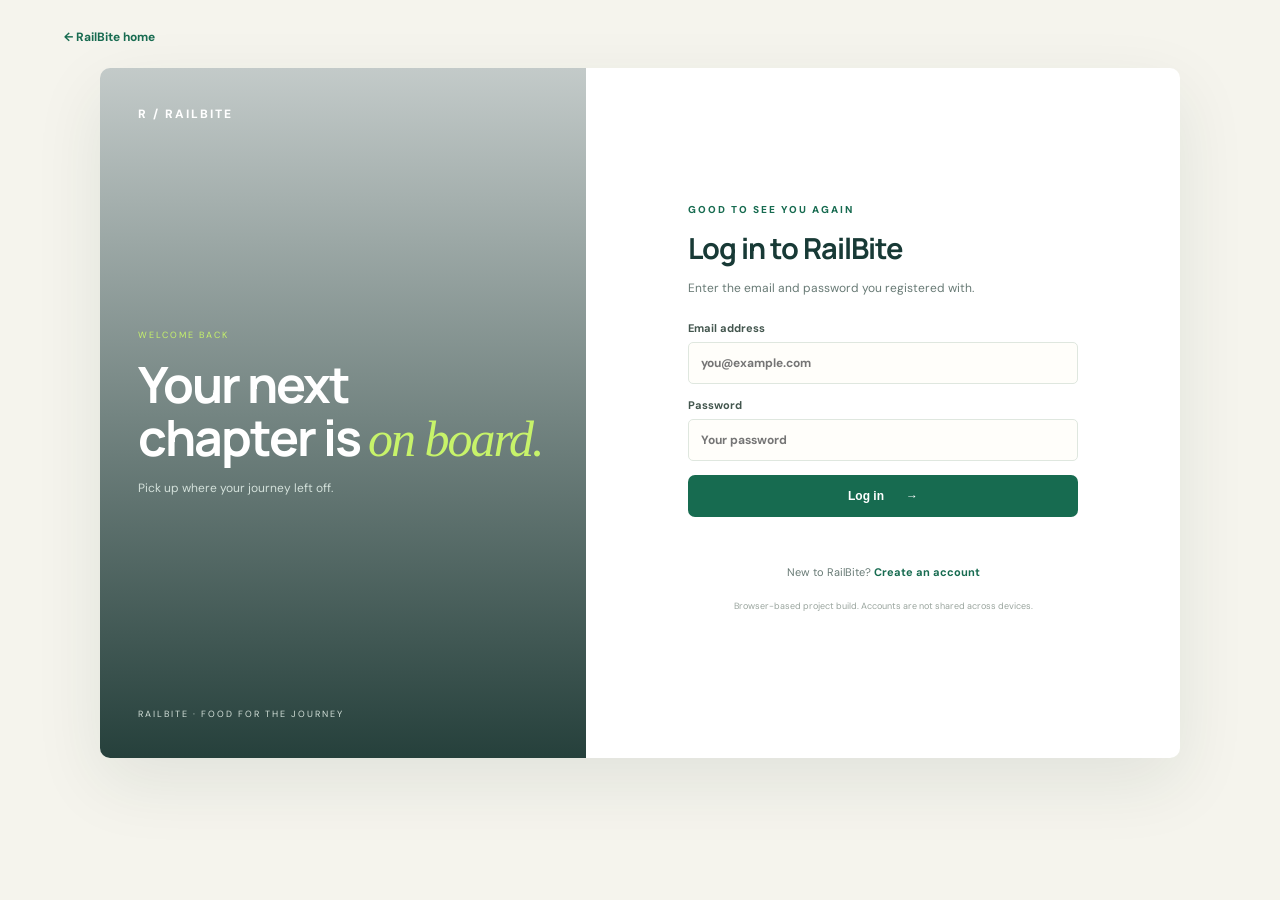
<file: pages/expert.html>
<!doctype html><html lang="en"><head><meta charset="utf-8"><meta name="viewport" content="width=device-width,initial-scale=1"><title>Quality expert workspace | RailBite</title><link rel="stylesheet" href="../css/style.css"></head><body class="workspace-body"><div id="app"></div><script src="../js/store.js"></script><script src="../js/workspace.js"></script></body></html>
</file>
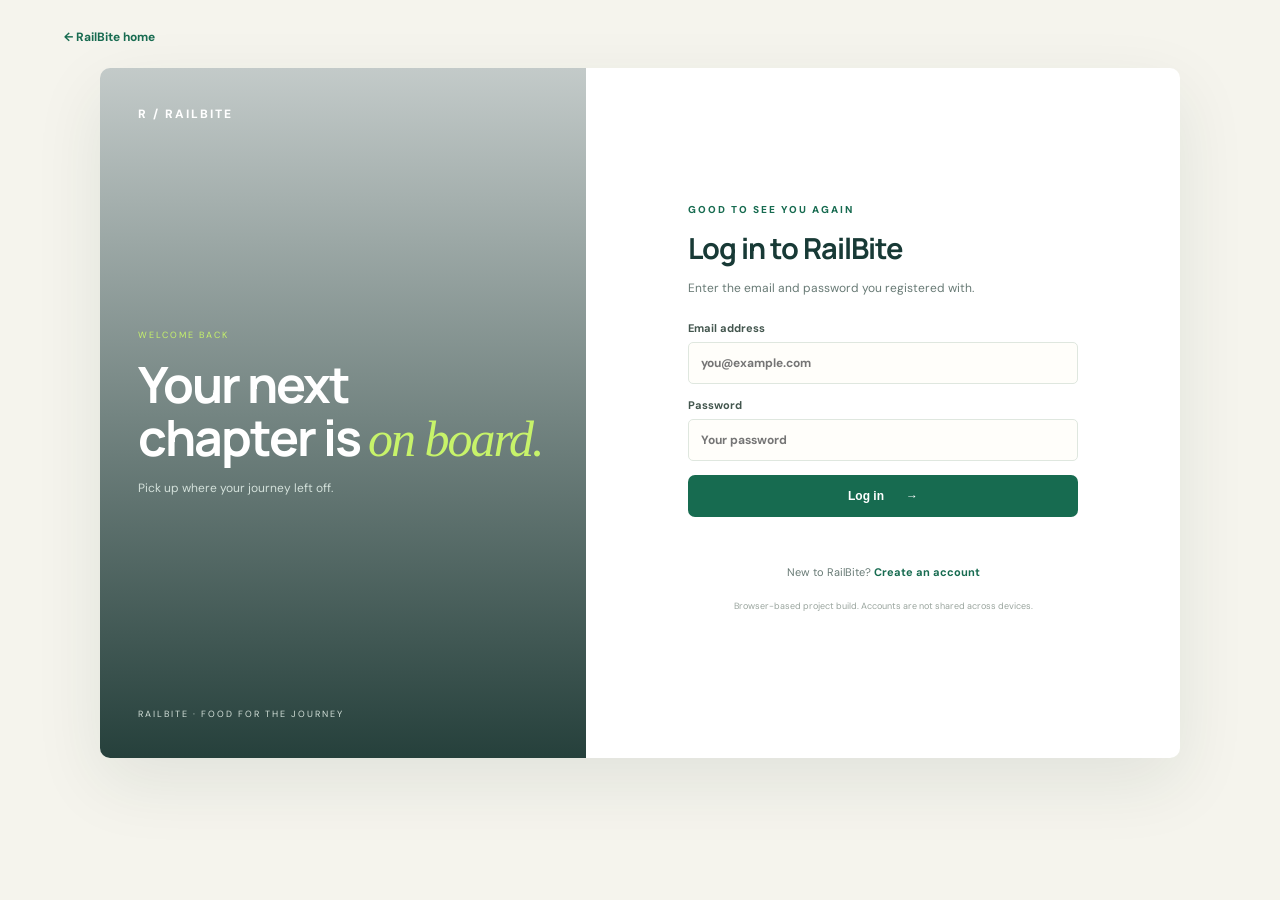
<file: pages/insights.html>
<!doctype html><html lang="en"><head><meta charset="utf-8"><meta name="viewport" content="width=device-width,initial-scale=1"><title>Hygiene & reports | RailBite</title><link rel="stylesheet" href="../css/style.css"></head><body class="workspace-body"><div id="insightsRoot"></div><script src="../js/store.js"></script><script src="../js/insights.js"></script></body></html>
</file>
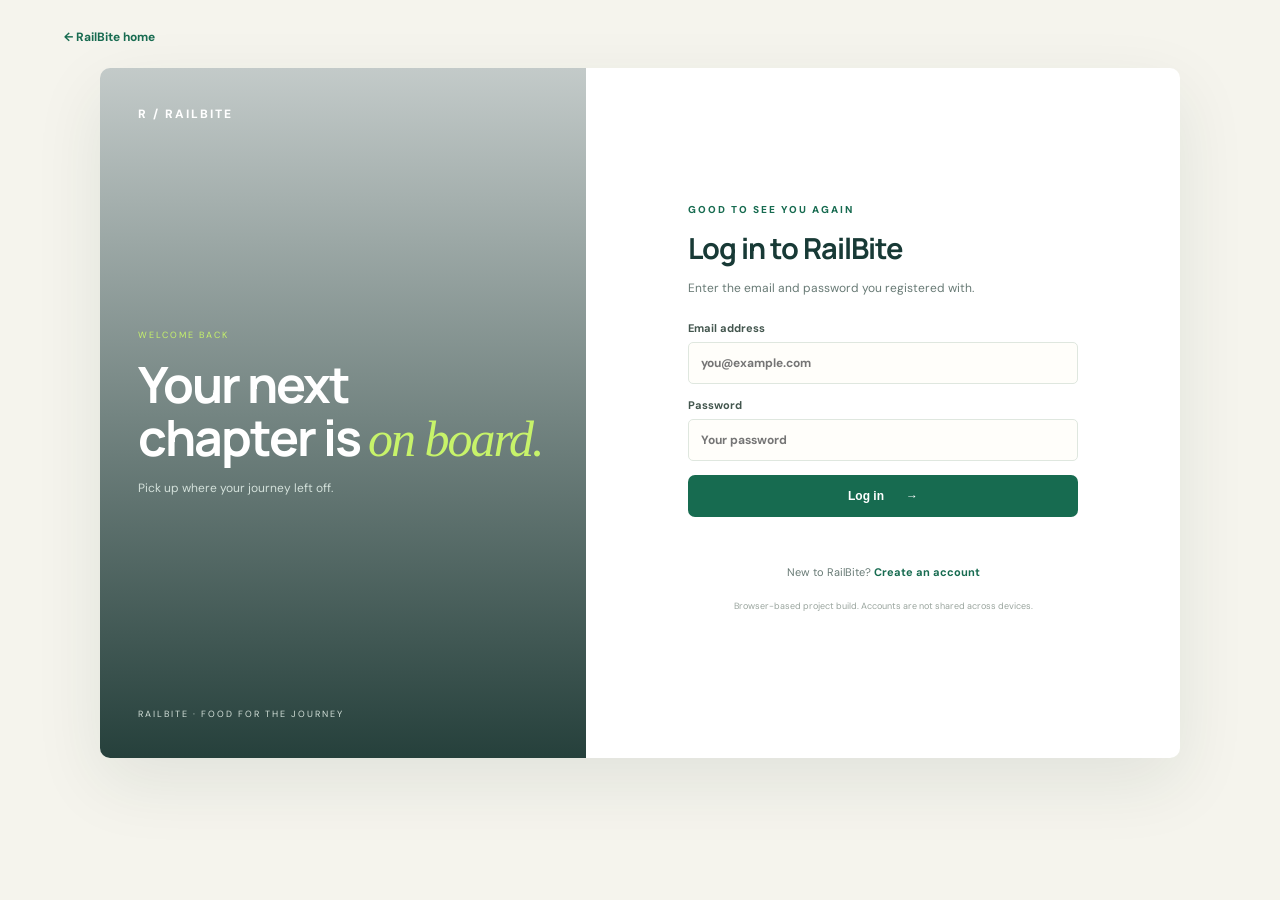
<file: pages/journey.html>
<!doctype html><html lang="en"><head><meta charset="utf-8"><meta name="viewport" content="width=device-width,initial-scale=1"><title>Journey finder | RailBite</title><link rel="stylesheet" href="../css/style.css"></head><body class="workspace-body"><div id="journeyRoot"></div><script src="../js/store.js"></script><script src="../js/journey.js"></script></body></html>
</file>
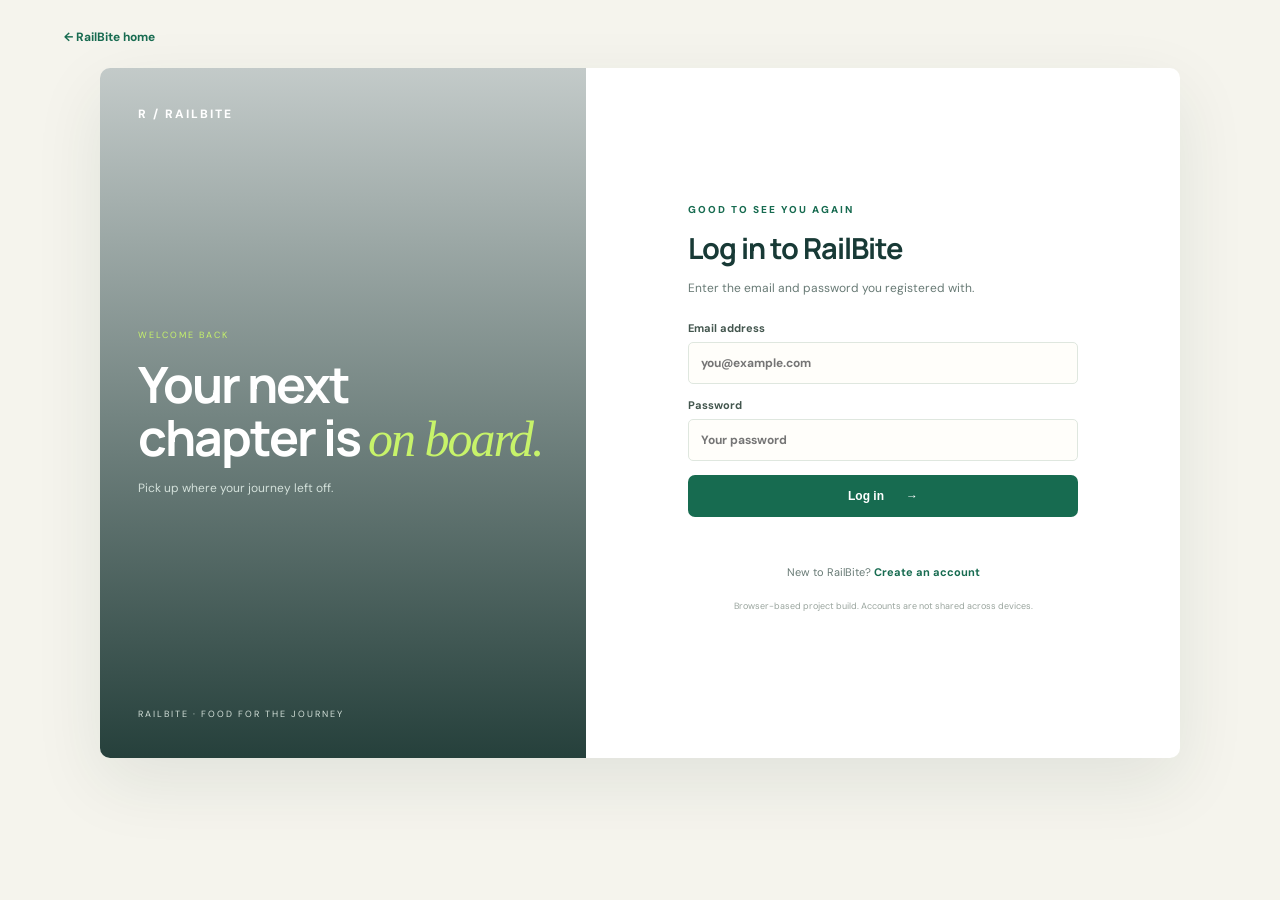
<file: pages/login.html>
<!doctype html><html lang="en"><head><meta charset="utf-8"><meta name="viewport" content="width=device-width,initial-scale=1"><title>Log in | RailBite</title><link rel="stylesheet" href="../css/style.css"></head><body class="auth-body"><a class="back-home" href="../index.html">← RailBite home</a><main class="auth-layout"><section class="auth-visual login-visual"><div class="auth-logo">R / RAILBITE</div><div class="auth-visual-copy"><span>WELCOME BACK</span><h1>Your next<br>chapter is <em>on board.</em></h1><p>Pick up where your journey left off.</p></div><div class="auth-bottom">RAILBITE · FOOD FOR THE JOURNEY</div></section><section class="auth-form-wrap"><div class="auth-form"><div class="kicker">GOOD TO SEE YOU AGAIN</div><h2>Log in to RailBite</h2><p class="subtext">Enter the email and password you registered with.</p><form id="loginForm"><label>Email address<input name="email" type="email" required placeholder="you@example.com"></label><label>Password<input name="password" type="password" required placeholder="Your password"></label><button class="button button-green full-button">Log in <span>→</span></button><p class="form-message" id="formMessage" aria-live="polite"></p></form><p class="auth-switch">New to RailBite? <a href="register.html">Create an account</a></p><p class="security-note">Browser-based project build. Accounts are not shared across devices.</p></div></section></main><script src="../js/store.js"></script><script src="../js/auth.js"></script></body></html>
</file>
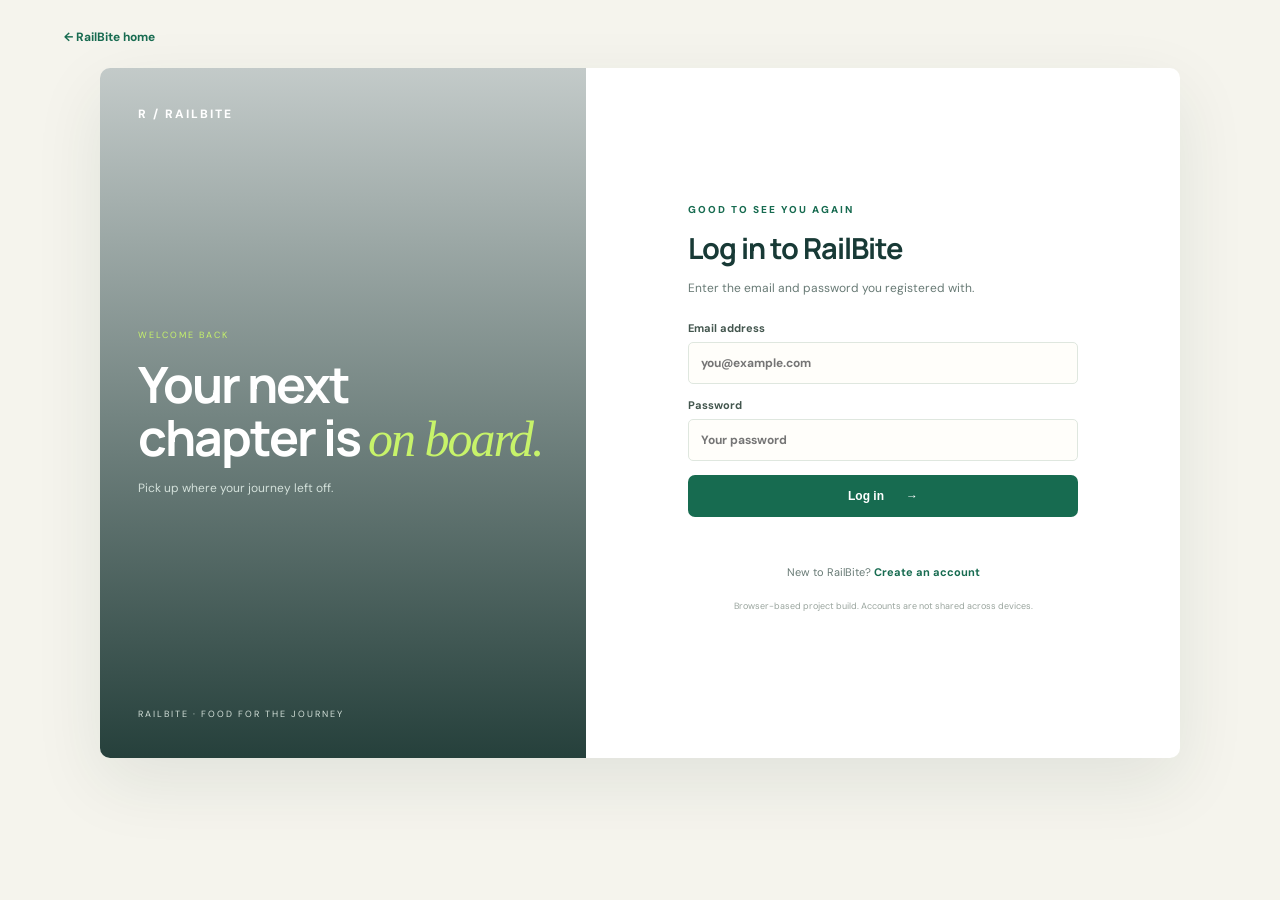
<file: pages/passenger.html>
<!doctype html><html lang="en"><head><meta charset="utf-8"><meta name="viewport" content="width=device-width,initial-scale=1"><title>Passenger workspace | RailBite</title><link rel="stylesheet" href="../css/style.css"></head><body class="workspace-body"><div id="app"></div><script src="../js/store.js"></script><script src="../js/workspace.js"></script></body></html>
</file>
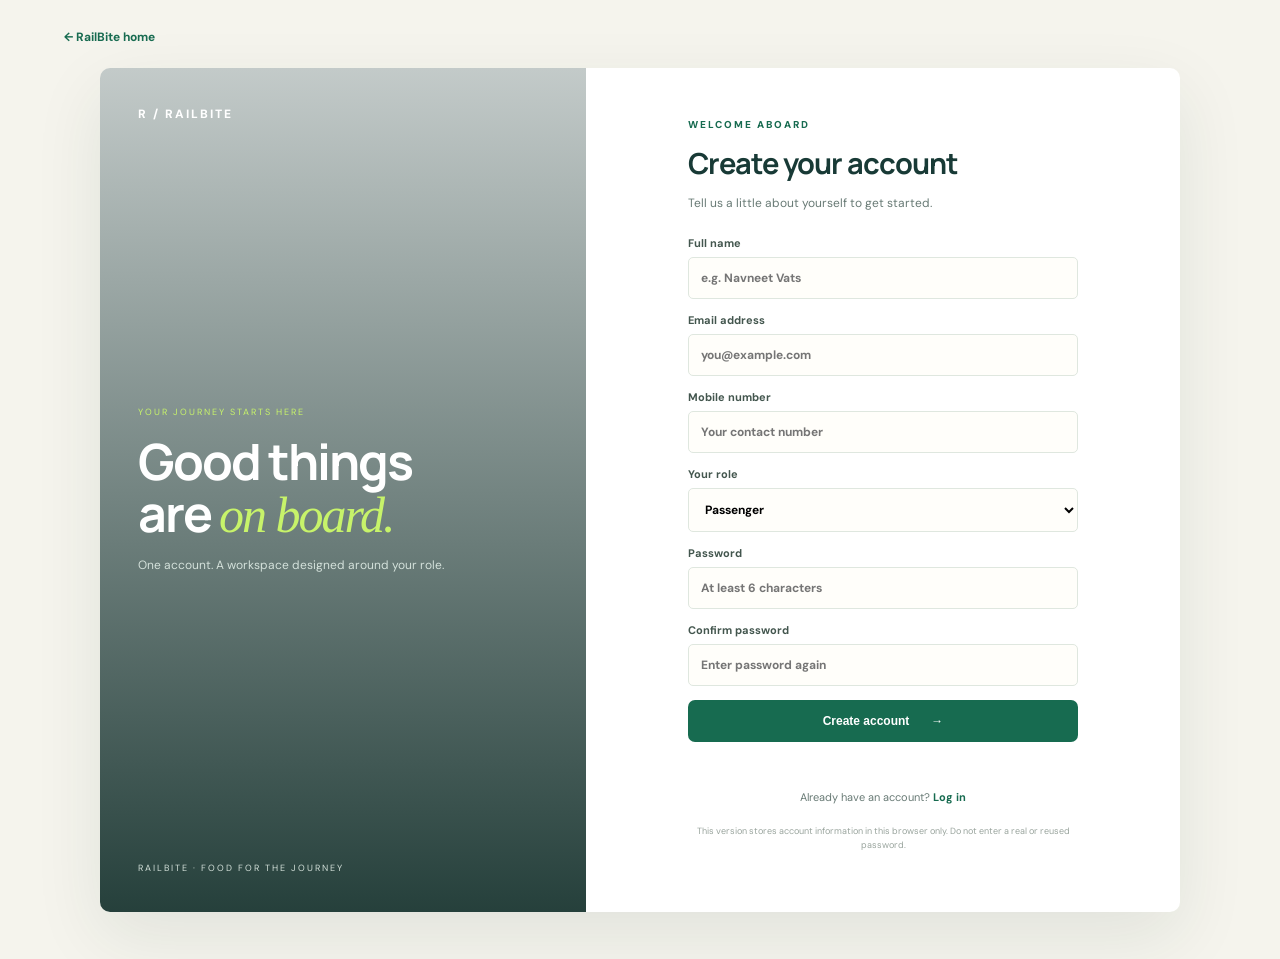
<file: pages/register.html>
<!doctype html><html lang="en"><head><meta charset="utf-8"><meta name="viewport" content="width=device-width,initial-scale=1"><title>Create account | RailBite</title><link rel="stylesheet" href="../css/style.css"></head><body class="auth-body"><a class="back-home" href="../index.html">← RailBite home</a><main class="auth-layout"><section class="auth-visual"><div class="auth-logo">R / RAILBITE</div><div class="auth-visual-copy"><span>YOUR JOURNEY STARTS HERE</span><h1>Good things<br>are <em>on board.</em></h1><p>One account. A workspace designed around your role.</p></div><div class="auth-bottom">RAILBITE · FOOD FOR THE JOURNEY</div></section><section class="auth-form-wrap"><div class="auth-form"><div class="kicker">WELCOME ABOARD</div><h2>Create your account</h2><p class="subtext">Tell us a little about yourself to get started.</p><form id="registerForm"><label>Full name<input name="name" required minlength="2" placeholder="e.g. Navneet Vats"></label><label>Email address<input name="email" type="email" required placeholder="you@example.com"></label><label>Mobile number<input name="phone" required pattern="[0-9+ -]{8,15}" placeholder="Your contact number"></label><label>Your role<select name="role" id="roleSelect"><option value="passenger">Passenger</option><option value="vendor">Food vendor</option><option value="expert">Quality expert</option></select></label><label>Password<input name="password" type="password" required minlength="6" placeholder="At least 6 characters"></label><label>Confirm password<input name="confirmPassword" type="password" required minlength="6" placeholder="Enter password again"></label><button class="button button-green full-button">Create account <span>→</span></button><p class="form-message" id="formMessage" aria-live="polite"></p></form><p class="auth-switch">Already have an account? <a href="login.html">Log in</a></p><p class="security-note">This version stores account information in this browser only. Do not enter a real or reused password.</p></div></section></main><script src="../js/store.js"></script><script src="../js/auth.js"></script></body></html>
</file>
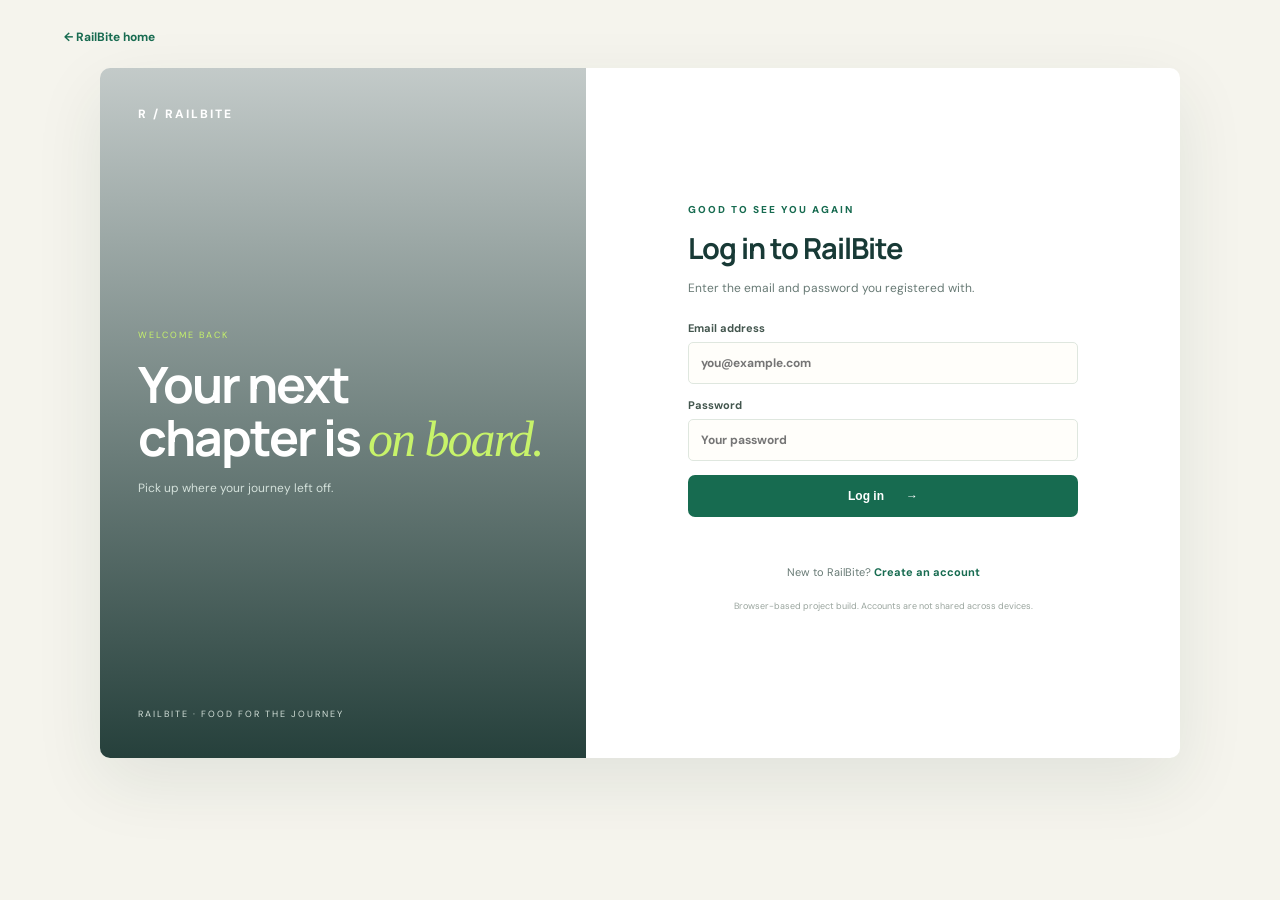
<file: pages/vendor.html>
<!doctype html><html lang="en"><head><meta charset="utf-8"><meta name="viewport" content="width=device-width,initial-scale=1"><title>Vendor workspace | RailBite</title><link rel="stylesheet" href="../css/style.css"></head><body class="workspace-body"><div id="app"></div><script src="../js/store.js"></script><script src="../js/workspace.js"></script></body></html>
</file>
<file: css/style.css>
@import url('https://fonts.googleapis.com/css2?family=DM+Sans:wght@400;500;600;700&family=Manrope:wght@500;600;700;800&display=swap');
:root{--ink:#172c2b;--muted:#687a75;--green:#176b50;--lime:#c7f36a;--cream:#f5f4ed;--paper:#fffefa;--line:#e6e8df;--navy:#183a36;--shadow:0 24px 70px #153c3017}*{box-sizing:border-box}html{scroll-behavior:smooth}body{margin:0;color:var(--ink);font-family:'DM Sans',sans-serif;background:var(--paper)}a{text-decoration:none;color:inherit}h1,h2,h3,h4,.logo{font-family:Manrope,sans-serif}.announcement{height:35px;background:var(--navy);color:#e4eee8;display:flex;justify-content:center;align-items:center;gap:9px;font-size:11px;letter-spacing:.2px}.announcement a{color:var(--lime);margin-left:12px}.pulse{width:7px;height:7px;background:var(--lime);border-radius:50%;box-shadow:0 0 0 4px #c7f36a24}.site-header{height:82px;display:flex;align-items:center;justify-content:space-between;padding:0 7.5%;background:#fffefa;position:sticky;top:0;z-index:20;border-bottom:1px solid #e8e9e2d9;backdrop-filter:blur(15px)}.logo{font-weight:800;font-size:23px;letter-spacing:-1px;display:flex;align-items:center;gap:9px}.logo-mark{width:30px;height:30px;background:var(--green);color:var(--lime);display:grid;place-items:center;border-radius:9px;font-size:17px}.logo-dot{color:#89b945;margin-left:-9px}nav{display:flex;align-items:center;gap:31px;font-size:13px;color:#586b65}nav a:hover,.text-link:hover{color:var(--green)}.nav-login{font-weight:700;color:var(--ink)}.button{display:inline-flex;align-items:center;justify-content:center;gap:22px;padding:14px 20px;border-radius:7px;font-size:12px;font-weight:700;border:0;cursor:pointer;transition:transform .25s,box-shadow .25s,background .25s}.button:hover{transform:translateY(-3px);box-shadow:0 10px 25px #123c2c1e}.button-dark{background:var(--navy);color:white}.button-green{background:var(--green);color:white}.button-light{background:white;color:var(--navy)}.button-ghost{background:white;color:var(--green);border:1px solid #b9cec3}.full-button{width:100%}.mobile-menu{display:none;background:none;border:0;font-size:22px}
.hero{min-height:650px;padding:80px 8% 85px;display:grid;grid-template-columns:1fr 1fr;align-items:center;gap:6%;background:var(--cream);overflow:hidden}.kicker{font-size:10px;font-weight:800;letter-spacing:2px;color:var(--green)}.kicker span{color:#9dbf55;font-size:15px;margin-right:5px}.hero h1{font-size:clamp(54px,6vw,82px);letter-spacing:-5px;line-height:.99;margin:22px 0;color:var(--navy)}em{font-family:Georgia,serif;font-weight:400;color:#638c54}.hero-lead{font-size:15px;line-height:1.9;color:#667872;max-width:480px}.hero-ctas{display:flex;align-items:center;gap:26px;margin:32px 0 40px}.text-link{font-size:12px;font-weight:700;color:var(--navy)}.text-link span{margin-left:8px;color:var(--green)}.hero-proof{display:flex;align-items:center;gap:13px}.avatar-stack{display:flex}.avatar-stack i{font-style:normal;width:32px;height:32px;border-radius:50%;display:grid;place-items:center;background:white;border:2px solid var(--cream);margin-left:-6px;font-size:15px}.avatar-stack i:first-child{margin:0}.hero-proof b,.hero-proof small{display:block}.hero-proof b{font-size:11px}.hero-proof small{font-size:10px;color:var(--muted);margin-top:4px}.hero-media{height:455px;position:relative;max-width:590px;width:100%;justify-self:end}.train-frame{position:absolute;right:5%;top:0;width:83%;height:400px;border-radius:48% 48% 8px 8px;overflow:hidden;background:#dce6e1;box-shadow:var(--shadow)}.train-frame img{width:100%;height:100%;object-fit:cover;object-position:center}.image-caption{position:absolute;bottom:0;left:0;right:0;padding:15px 18px;background:linear-gradient(transparent,#061c18b5);color:white;font-size:9px;letter-spacing:1.5px;display:flex;justify-content:space-between}.floating-food{position:absolute;bottom:0;left:0;width:280px;background:white;padding:10px;border-radius:10px;box-shadow:var(--shadow);display:flex;align-items:center;gap:12px;animation:float 5s ease-in-out infinite}.floating-food img{width:65px;height:62px;object-fit:cover;border-radius:6px}.floating-food b,.floating-food small{display:block}.floating-food b{font-size:11px}.floating-food small{font-size:9px;color:var(--muted);margin-top:5px}.float-arrow{margin-left:auto;background:var(--lime);width:28px;height:28px;display:grid;place-items:center;border-radius:50%}.decor-orbit{position:absolute;width:100px;height:100px;border:1px solid #94ad853d;border-radius:50%;right:0;bottom:10px;z-index:-1}@keyframes float{0%,100%{transform:translateY(0)}50%{transform:translateY(-10px)}}.ticker{display:flex;justify-content:space-around;align-items:center;padding:23px 5%;background:var(--green);color:white;font-size:10px;letter-spacing:2px;font-weight:700;gap:12px;overflow:hidden;white-space:nowrap}.ticker b{color:var(--lime);font-size:17px}.section{padding:105px 8%}.section-top{display:flex;justify-content:space-between;align-items:end;margin-bottom:42px;gap:40px}.section-top h2,.closing h2,.journey-copy h2{font-size:clamp(38px,4.5vw,57px);line-height:1.05;letter-spacing:-2.5px;margin:16px 0 0;color:var(--navy)}.section-top>p{max-width:370px;color:var(--muted);font-size:13px;line-height:1.9;margin:0 0 5px}.experience-grid{display:grid;grid-template-columns:1.25fr 1fr 1fr;gap:16px}.experience-card{height:390px;position:relative;border-radius:9px;overflow:hidden;color:white;transform:translateY(18px);opacity:0;transition:opacity .7s,transform .7s}.experience-card.visible{opacity:1;transform:translateY(0)}.experience-card img{width:100%;height:100%;object-fit:cover;transition:transform .8s}.experience-card:hover img{transform:scale(1.07)}.card-shade{position:absolute;inset:0;background:linear-gradient(0deg,#071c18dc,transparent 75%)}.card-copy{position:absolute;bottom:26px;left:25px;right:22px}.card-copy span{font-size:9px;letter-spacing:1.5px;color:var(--lime)}.card-copy h3{font-size:27px;line-height:1.1;margin:12px 0}.card-copy p{font-size:11px;color:#e1e9e4}.journey-band{min-height:440px;background:var(--navy);color:white;display:grid;grid-template-columns:1fr 1fr;overflow:hidden}.journey-photo{background-size:cover;background-position:center;min-height:440px;position:relative}.journey-photo:after{content:"";position:absolute;inset:0;background:linear-gradient(90deg,transparent,#183a36a6)}.journey-copy{padding:75px 12% 65px 9%;align-self:center}.journey-copy .kicker{color:var(--lime)}.journey-copy h2{color:white;margin:17px 0}.journey-copy h2 em{color:var(--lime)}.journey-copy p{font-size:13px;line-height:1.9;color:#c6d5ce;max-width:440px;margin:20px 0 27px}.roles{background:var(--cream)}.role-grid{display:grid;grid-template-columns:repeat(3,1fr);gap:16px}.role-grid article{position:relative;padding:30px;background:white;border:1px solid #e6e8df;min-height:260px;border-radius:8px;opacity:0;transform:translateY(16px);transition:opacity .7s,transform .7s}.role-grid article.visible{opacity:1;transform:translateY(0)}.role-number{position:absolute;right:25px;top:25px;font-size:10px;color:#a4b3a9}.role-emoji{font-size:28px;margin:7px 0 20px}.role-grid h3{font-size:20px;margin:0 0 9px}.role-grid p{font-size:12px;line-height:1.8;color:var(--muted);min-height:48px}.role-grid a{font-size:11px;font-weight:700;color:var(--green);display:inline-block;margin-top:13px}.closing{padding:75px 8%;display:flex;justify-content:space-between;align-items:center;gap:25px}.closing h2{margin-top:13px}.footer{padding:27px 8%;border-top:1px solid var(--line);display:flex;align-items:center;justify-content:space-between;gap:20px}.footer p{font-size:10px;color:var(--muted)}.footer>div{display:flex;gap:20px;font-size:11px;font-weight:700}
/* Auth */.auth-body{background:var(--cream);min-height:100vh;padding:25px 5%}.back-home{font-size:12px;color:var(--green);font-weight:700}.auth-layout{max-width:1080px;min-height:690px;margin:22px auto;background:white;display:grid;grid-template-columns:.9fr 1.1fr;box-shadow:var(--shadow);border-radius:10px;overflow:hidden}.auth-visual{background:linear-gradient(0deg,#102d28e8,#102d2840),url('https://commons.wikimedia.org/wiki/Special:FilePath/Vande_Bharat_train.jpg?width=1600') center/cover;display:flex;flex-direction:column;justify-content:space-between;padding:38px;color:white}.login-visual{background-position:60% center}.auth-logo{font-size:12px;font-weight:800;letter-spacing:2px}.auth-visual-copy>span{font-size:9px;letter-spacing:2px;color:var(--lime)}.auth-visual-copy h1{font-size:50px;line-height:1.05;letter-spacing:-2px;margin:15px 0}.auth-visual-copy h1 em{color:var(--lime)}.auth-visual-copy p{font-size:12px;color:#d4e1db}.auth-bottom{font-size:9px;letter-spacing:2px;color:#d3e0d9}.auth-form-wrap{display:grid;place-items:center;padding:50px}.auth-form{width:100%;max-width:390px}.auth-form h2{font-size:29px;letter-spacing:-1px;margin:12px 0 5px;color:var(--navy)}.subtext{font-size:12px;color:var(--muted);margin-bottom:25px}.auth-form label,.stack-form label{display:block;font-size:11px;font-weight:700;margin:14px 0;color:#43564e}.auth-form input,.auth-form select,.stack-form input,.stack-form textarea,.form-inline input,.mini-panel input,.mini-panel textarea{width:100%;padding:12px;border:1px solid #dfe7df;border-radius:5px;margin-top:7px;font:inherit;font-size:12px;background:#fffefa}.auth-form input:focus,.auth-form select:focus,input:focus,textarea:focus{outline:2px solid #cce7c6;border-color:#8fb68c}.auth-switch{font-size:11px;text-align:center;color:var(--muted);margin:20px 0}.auth-switch a{color:var(--green);font-weight:700}.security-note{font-size:9px;line-height:1.6;color:#99a49d;text-align:center}.form-message{font-size:11px;min-height:17px}.form-message.bad{color:#b84237}.form-message.ok{color:var(--green)}
/* Workspaces */.workspace-body{background:#f4f6f0;min-height:100vh}.workspace-side{position:fixed;inset:0 auto 0 0;width:235px;background:#fffefa;border-right:1px solid var(--line);padding:26px 19px;display:flex;flex-direction:column;z-index:4}.profile-chip{display:flex;align-items:center;gap:10px;padding:28px 0 22px;border-bottom:1px solid var(--line);font-size:11px}.profile-avatar{width:36px;height:36px;border-radius:50%;display:grid;place-items:center;background:#e6f1dc;color:var(--green);font-weight:800;font-size:16px}.profile-chip small{display:block;color:var(--muted);margin-top:4px}.side-label{font-size:9px;letter-spacing:1.7px;color:#a0aaa2;margin:25px 0 10px}.side-item{font-size:12px;color:#66776e;padding:12px;border-radius:5px;margin:3px 0}.side-item:hover,.side-item.active{background:#edf4e9;color:var(--green);font-weight:700}.workspace-side .full-button{margin-top:25px}.side-foot{margin-top:auto;color:#a0aaa2;font-size:9px;line-height:1.8}.workspace-main{margin-left:235px;padding:42px 5%;max-width:1550px}.workspace-header{display:flex;justify-content:space-between;align-items:center;margin-bottom:26px}.workspace-header h1{font-size:30px;color:var(--navy);letter-spacing:-1px;margin:9px 0 4px}.workspace-header p{font-size:12px;color:var(--muted);margin:0}.role-tag{padding:9px 14px;border-radius:30px;background:#e6f1dc;color:var(--green);font-size:10px;font-weight:700}.metric-row{display:grid;grid-template-columns:repeat(4,1fr);gap:12px;margin-bottom:18px}.metric{padding:19px;background:white;border:1px solid var(--line);border-radius:7px}.metric small,.metric span{display:block;color:var(--muted);font-size:10px}.metric b{display:block;font-size:26px;color:var(--navy);margin:8px 0}.workspace-panel{background:white;border:1px solid var(--line);border-radius:7px;padding:25px;margin-bottom:17px}.panel-title{display:flex;justify-content:space-between;align-items:center;margin-bottom:22px}.panel-title h2{font-size:20px;margin:8px 0;color:var(--navy)}.work-columns{display:grid;grid-template-columns:1.4fr .7fr;gap:25px}.workspace-panel h3{font-size:14px;margin:0 0 15px;color:var(--navy)}.form-inline{display:flex;gap:8px}.form-inline input{margin:0}.subheading{margin-top:25px!important}.menu-cards{display:grid;grid-template-columns:repeat(2,1fr);gap:12px}.menu-item{border:1px solid var(--line);border-radius:7px;overflow:hidden}.menu-item img{width:100%;height:125px;object-fit:cover}.menu-info{padding:12px}.menu-info>span{font-size:9px;letter-spacing:1px;text-transform:uppercase;color:var(--green)}.menu-info h4{font-size:13px;margin:6px 0}.menu-info p{font-size:10px;line-height:1.6;color:var(--muted);min-height:30px}.menu-info>div{display:flex;justify-content:space-between;align-items:center}.menu-info b{font-size:12px;color:var(--green)}.order-btn{border:0;border-radius:4px;padding:8px 10px;background:var(--navy);color:white;font-size:9px;font-weight:700;cursor:pointer}.mini-panel{padding:17px;border:1px solid var(--line);border-radius:6px;margin-bottom:14px}.mini-panel p,.muted-copy{font-size:10px;line-height:1.7;color:var(--muted)}.mini-panel textarea{min-height:80px;resize:vertical}.help-answer,.journey-result{padding:12px;background:#f0f5eb;border-radius:5px;font-size:10px;line-height:1.7;color:#526b4e}.journey-result{margin-top:10px}.journey-result p{margin:5px 0}.journey-result small{font-size:9px;color:#778b70}.record-row{display:flex;justify-content:space-between;gap:15px;padding:12px 0;border-bottom:1px solid #edf0e9;font-size:11px}.record-row:last-child{border:0}.record-row small{display:block;font-size:9px;color:var(--muted);margin-top:4px}.record-row>b{font-size:10px;color:var(--green);white-space:nowrap}.stack-form{max-width:500px}.workspace-disclaimer{font-size:9px;color:#9aa69c;line-height:1.7;margin:22px 0}.reveal{opacity:0;transform:translateY(20px);transition:opacity .8s,transform .8s}.reveal.visible{opacity:1;transform:translateY(0)}
@media(max-width:900px){.hero{grid-template-columns:1fr;padding-top:60px}.hero-media{justify-self:center}.experience-grid{grid-template-columns:1fr 1fr}.card-large{grid-column:span 2}.section-top{align-items:start;flex-direction:column}.journey-band{grid-template-columns:1fr}.journey-photo{min-height:270px}.journey-copy{padding:50px 8%}.role-grid{grid-template-columns:1fr}.role-grid article{min-height:210px}.auth-layout{grid-template-columns:.7fr 1fr}.auth-form-wrap{padding:30px}.workspace-side{width:190px}.workspace-main{margin-left:190px}.metric-row{grid-template-columns:repeat(2,1fr)}.work-columns{grid-template-columns:1fr}}
@media(max-width:620px){.announcement{font-size:9px}.site-header{height:68px;padding:0 5%}.mobile-menu{display:block}nav{display:none;position:absolute;top:68px;left:0;right:0;background:white;padding:20px;flex-direction:column;gap:18px;border-bottom:1px solid var(--line)}nav.open{display:flex}.hero{padding:52px 7%}.hero h1{font-size:58px}.hero-media{height:340px}.train-frame{height:300px;width:88%}.floating-food{width:245px}.ticker{justify-content:flex-start;overflow:hidden}.section{padding:70px 7%}.experience-grid{grid-template-columns:1fr}.card-large{grid-column:auto}.experience-card{height:320px}.closing,.footer{align-items:flex-start;flex-direction:column}.auth-body{padding:18px 4%}.auth-layout{display:block;min-height:0}.auth-visual{display:none}.auth-form-wrap{padding:35px 22px}.workspace-side{position:static;width:100%;padding:15px 18px}.profile-chip{padding:12px 0}.side-label,.side-foot{display:none}.workspace-side .full-button{margin-top:10px}.workspace-main{margin:0;padding:25px 4%}.workspace-header{align-items:flex-start;flex-direction:column;gap:12px}.menu-cards{grid-template-columns:1fr}.metric-row{gap:8px}.metric{padding:14px}.workspace-panel{padding:17px}}
</file>
